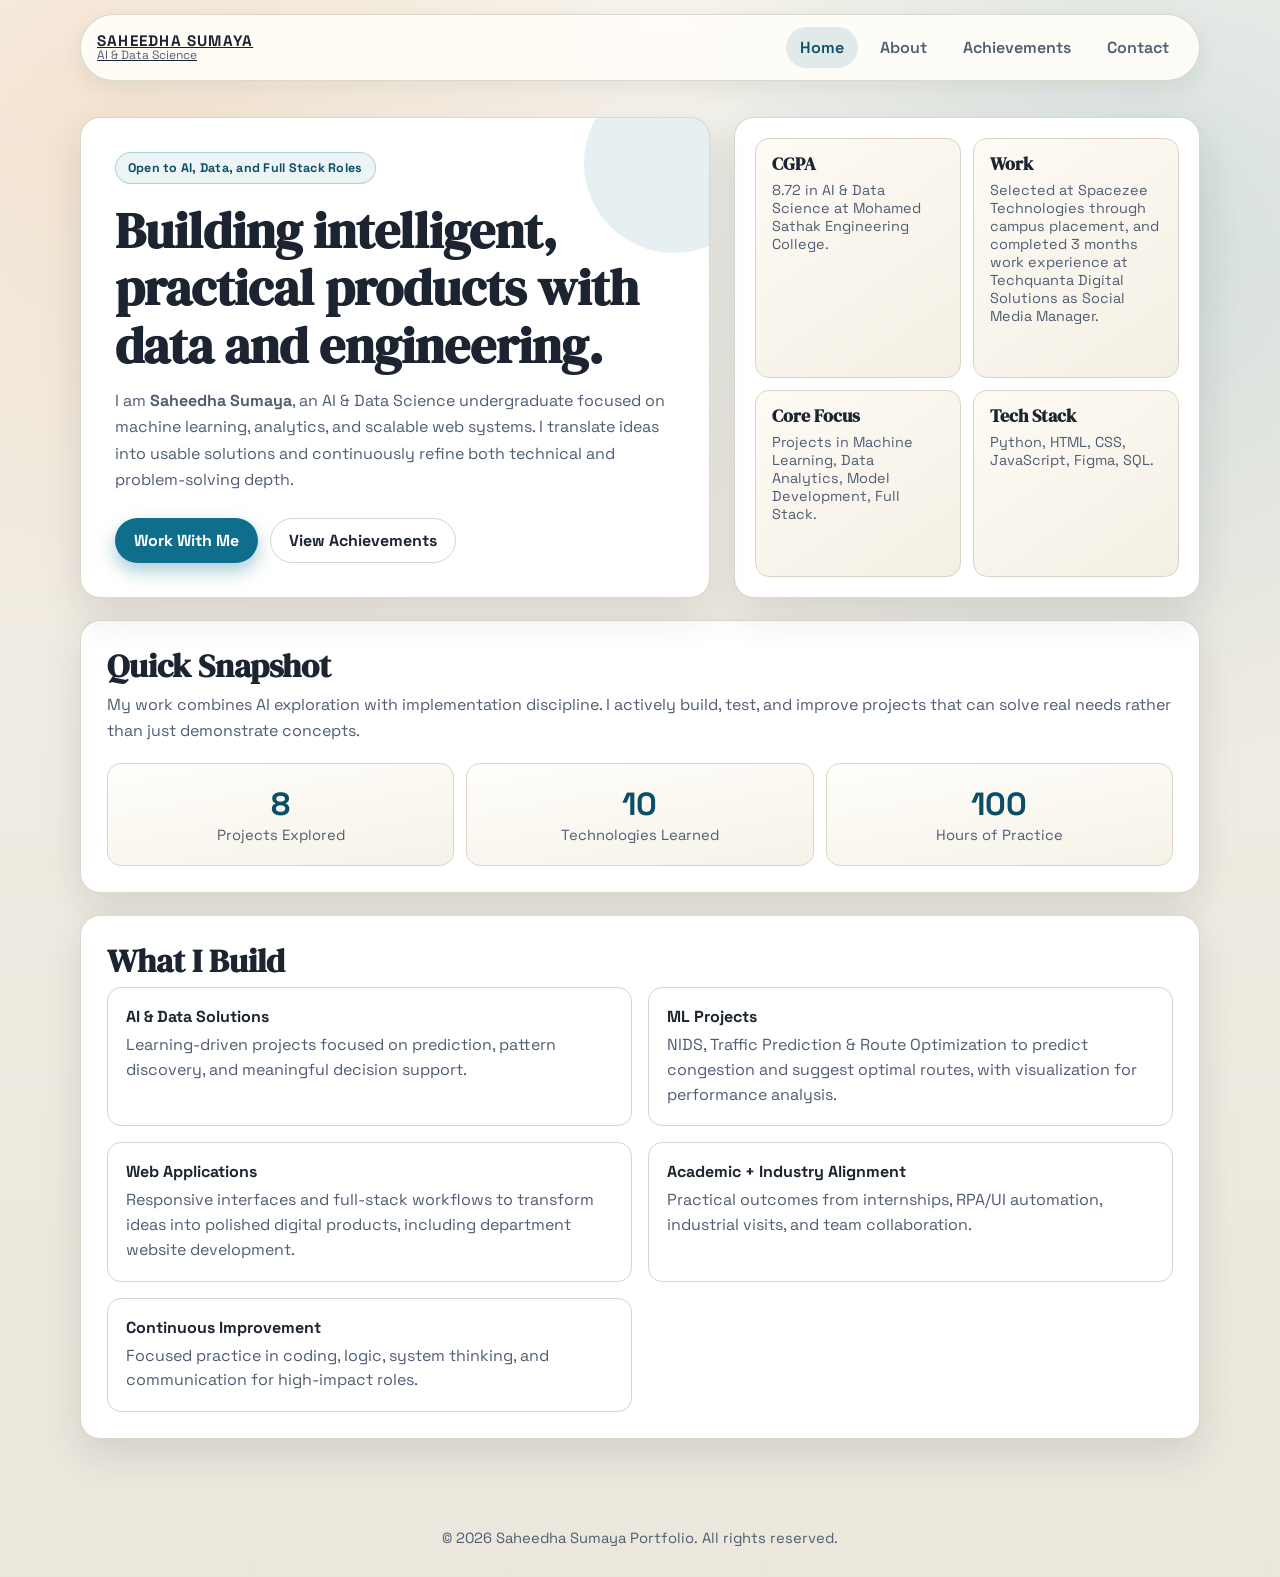
<file: index.html>
﻿<!DOCTYPE html>
<html lang="en">
<head>
  <meta charset="UTF-8">
  <meta name="viewport" content="width=device-width, initial-scale=1.0">
  <title>Saheedha Sumaya | AI & Data Science Portfolio</title>
  <link rel="preconnect" href="https://fonts.googleapis.com">
  <link rel="preconnect" href="https://fonts.gstatic.com" crossorigin>
  <link href="https://fonts.googleapis.com/css2?family=DM+Serif+Display:ital@0;1&family=Space+Grotesk:wght@400;500;600;700&display=swap" rel="stylesheet">
  <link rel="stylesheet" href="styles.css">
</head>
<body>
  <div class="site-shell">
    <header class="header">
      <nav class="nav">
        <a class="brand" href="index.html">
          <strong>Saheedha Sumaya</strong>
          <span>AI & Data Science</span>
        </a>
        <button class="menu-toggle" data-menu-toggle aria-expanded="false" aria-label="Toggle menu">Menu</button>
        <div class="nav-links" data-nav-links>
          <a href="index.html" class="active">Home</a>
          <a href="about.html">About</a>
          <a href="achievements.html">Achievements</a>
          <a href="contact.html">Contact</a>
        </div>
      </nav>
    </header>

    <main class="main">
      <section class="hero">
        <article class="card hero-panel reveal">
          <span class="tag">Open to AI, Data, and Full Stack Roles</span>
          <h1>Building intelligent, practical products with data and engineering.</h1>
          <p>
            I am <strong>Saheedha Sumaya</strong>, an AI & Data Science undergraduate focused on machine learning,
            analytics, and scalable web systems. I translate ideas into usable solutions and continuously refine both
            technical and problem-solving depth.
          </p>
          <div class="action-row">
            <a class="btn btn-primary" href="contact.html">Work With Me</a>
            <a class="btn btn-secondary" href="achievements.html">View Achievements</a>
          </div>
        </article>

        <aside class="card highlight-grid reveal">
          <div class="highlight">
            <h3>CGPA</h3>
            <p>8.72 in AI & Data Science at Mohamed Sathak Engineering College.</p>
          </div>
          <div class="highlight">
            <h3>Work</h3>
            <p>Selected at Spacezee Technologies through campus placement, and completed 3 months work experience at Techquanta Digital Solutions as Social Media Manager.</p>
          </div>
          <div class="highlight">
            <h3>Core Focus</h3>
            <p>Projects in Machine Learning, Data Analytics, Model Development, Full Stack.</p>
          </div>
          <div class="highlight">
            <h3>Tech Stack</h3>
            <p>Python, HTML, CSS, JavaScript, Figma, SQL.</p>
          </div>
        </aside>
      </section>

      <section class="card section reveal">
        <h2>Quick Snapshot</h2>
        <p class="lead">
          My work combines AI exploration with implementation discipline. I actively build, test, and improve projects
          that can solve real needs rather than just demonstrate concepts.
        </p>
        <div class="kpi-row">
          <div class="kpi"><strong data-counter="8">0</strong><span>Projects Explored</span></div>
          <div class="kpi"><strong data-counter="10">0</strong><span>Technologies Learned</span></div>
          <div class="kpi"><strong data-counter="100">0</strong><span>Hours of Practice</span></div>
        </div>
      </section>

      <section class="card section reveal">
        <h2>What I Build</h2>
        <div class="split">
          <article class="item">
            <strong>AI & Data Solutions</strong>
            <p>Learning-driven projects focused on prediction, pattern discovery, and meaningful decision support.</p>
          </article>
          <article class="item">
            <strong>ML Projects</strong>
            <p>NIDS, Traffic Prediction & Route Optimization to predict congestion and suggest optimal routes, with visualization for performance analysis.</p>
          </article>
          <article class="item">
            <strong>Web Applications</strong>
            <p>Responsive interfaces and full-stack workflows to transform ideas into polished digital products, including department website development.</p>
          </article>
          <article class="item">
            <strong>Academic + Industry Alignment</strong>
            <p>Practical outcomes from internships, RPA/UI automation, industrial visits, and team collaboration.</p>
          </article>
          <article class="item">
            <strong>Continuous Improvement</strong>
            <p>Focused practice in coding, logic, system thinking, and communication for high-impact roles.</p>
          </article>
        </div>
      </section>
    </main>

    <footer class="footer">
      <p>&copy; 2026 Saheedha Sumaya Portfolio. All rights reserved.</p>
    </footer>
  </div>

  <script src="script.js"></script>
</body>
</html>
</file>
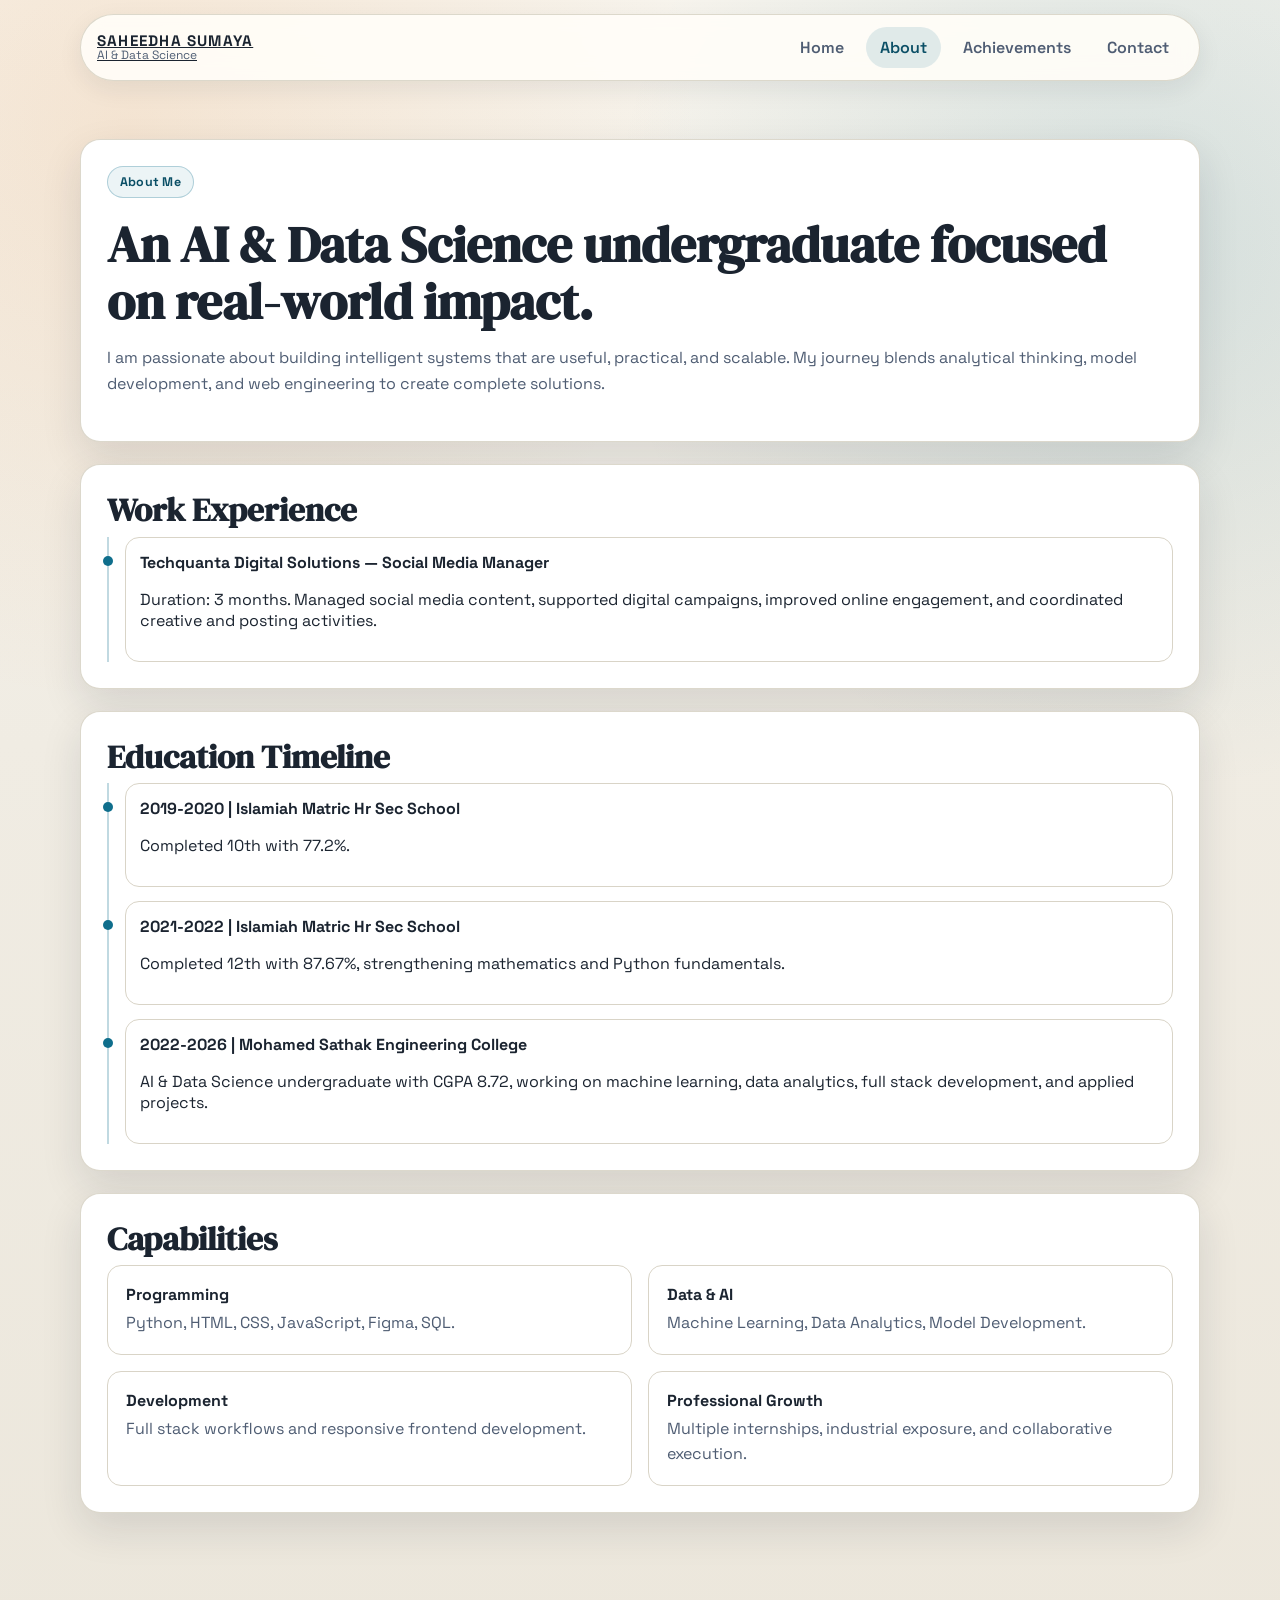
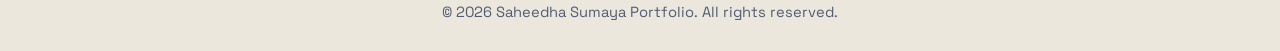
<file: about.html>
﻿<!DOCTYPE html>
<html lang="en">
<head>
  <meta charset="UTF-8">
  <meta name="viewport" content="width=device-width, initial-scale=1.0">
  <title>About | Saheedha Sumaya</title>
  <link rel="preconnect" href="https://fonts.googleapis.com">
  <link rel="preconnect" href="https://fonts.gstatic.com" crossorigin>
  <link href="https://fonts.googleapis.com/css2?family=DM+Serif+Display:ital@0;1&family=Space+Grotesk:wght@400;500;600;700&display=swap" rel="stylesheet">
  <link rel="stylesheet" href="styles.css">
</head>
<body>
  <div class="site-shell">
    <header class="header">
      <nav class="nav">
        <a class="brand" href="index.html">
          <strong>Saheedha Sumaya</strong>
          <span>AI & Data Science</span>
        </a>
        <button class="menu-toggle" data-menu-toggle aria-expanded="false" aria-label="Toggle menu">Menu</button>
        <div class="nav-links" data-nav-links>
          <a href="index.html">Home</a>
          <a href="about.html" class="active">About</a>
          <a href="achievements.html">Achievements</a>
          <a href="contact.html">Contact</a>
        </div>
      </nav>
    </header>

    <main class="main">
      <section class="card section reveal">
        <span class="tag">About Me</span>
        <h1>An AI & Data Science undergraduate focused on real-world impact.</h1>
        <p class="lead">
          I am passionate about building intelligent systems that are useful, practical, and scalable. My journey blends
          analytical thinking, model development, and web engineering to create complete solutions.
        </p>
      </section>

      <section class="card section reveal">
        <h2>Work Experience</h2>
        <div class="timeline">
          <article class="milestone">
            <strong>Techquanta Digital Solutions — Social Media Manager</strong>
            <p>Duration: 3 months. Managed social media content, supported digital campaigns, improved online engagement, and coordinated creative and posting activities.</p>
          </article>
        </div>
      </section>

      <section class="card section reveal">
        <h2>Education Timeline</h2>
        <div class="timeline">
          <article class="milestone">
            <strong>2019-2020 | Islamiah Matric Hr Sec School</strong>
            <p>Completed 10th with 77.2%.</p>
          </article>
          <article class="milestone">
            <strong>2021-2022 | Islamiah Matric Hr Sec School</strong>
            <p>Completed 12th with 87.67%, strengthening mathematics and Python fundamentals.</p>
          </article>
          <article class="milestone">
            <strong>2022-2026 | Mohamed Sathak Engineering College</strong>
            <p>
              AI & Data Science undergraduate with CGPA 8.72, working on machine learning,
              data analytics, full stack development, and applied projects.
            </p>
          </article>
        </div>
      </section>

      <section class="card section reveal">
        <h2>Capabilities</h2>
        <div class="split">
          <article class="item">
            <strong>Programming</strong>
            <p>Python, HTML, CSS, JavaScript, Figma, SQL.</p>
          </article>
          <article class="item">
            <strong>Data & AI</strong>
            <p>Machine Learning, Data Analytics, Model Development.</p>
          </article>
          <article class="item">
            <strong>Development</strong>
            <p>Full stack workflows and responsive frontend development.</p>
          </article>
          <article class="item">
            <strong>Professional Growth</strong>
            <p>Multiple internships, industrial exposure, and collaborative execution.</p>
          </article>
        </div>
      </section>
    </main>

    <footer class="footer">
      <p>&copy; 2026 Saheedha Sumaya Portfolio. All rights reserved.</p>
    </footer>
  </div>

  <script src="script.js"></script>
</body>
</html>
</file>
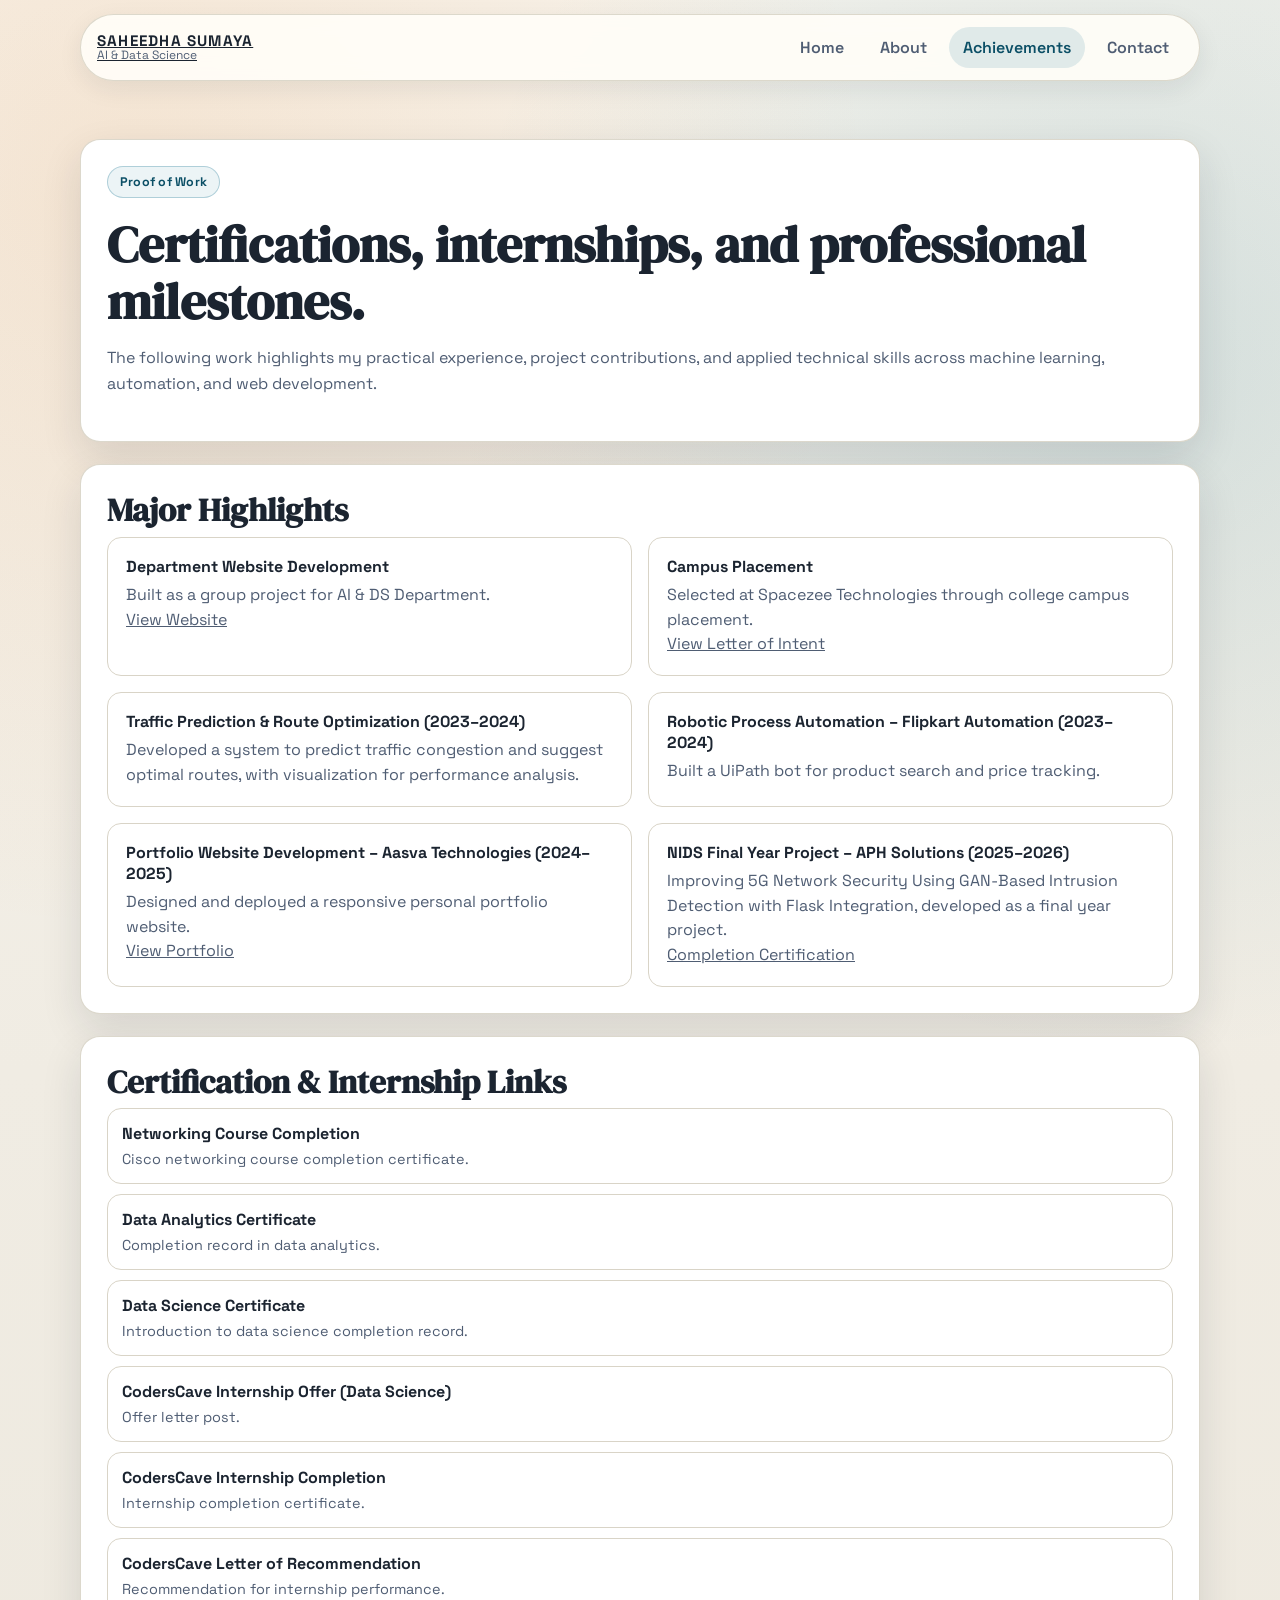
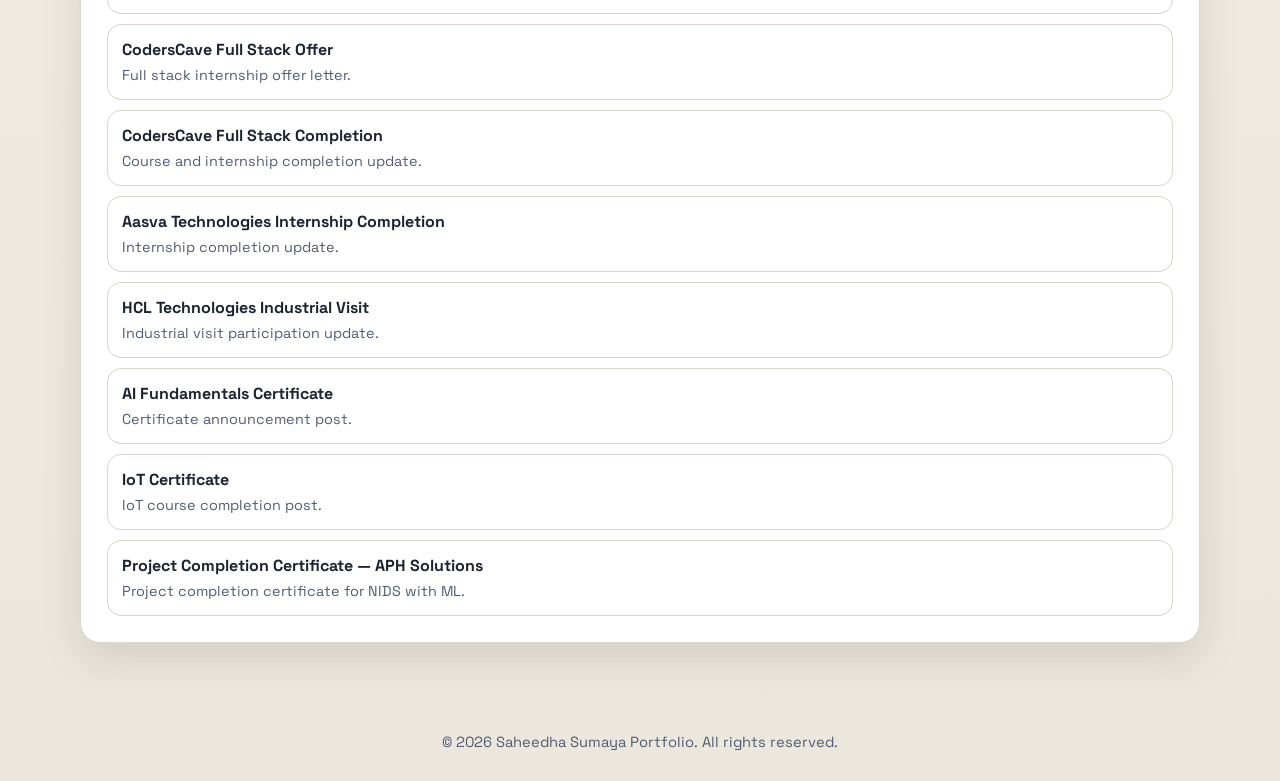
<file: achievements.html>
﻿<!DOCTYPE html>
<html lang="en">
<head>
  <meta charset="UTF-8">
  <meta name="viewport" content="width=device-width, initial-scale=1.0">
  <title>Achievements | Saheedha Sumaya</title>
  <link rel="preconnect" href="https://fonts.googleapis.com">
  <link rel="preconnect" href="https://fonts.gstatic.com" crossorigin>
  <link href="https://fonts.googleapis.com/css2?family=DM+Serif+Display:ital@0;1&family=Space+Grotesk:wght@400;500;600;700&display=swap" rel="stylesheet">
  <link rel="stylesheet" href="styles.css">
</head>
<body>
  <div class="site-shell">
    <header class="header">
      <nav class="nav">
        <a class="brand" href="index.html">
          <strong>Saheedha Sumaya</strong>
          <span>AI & Data Science</span>
        </a>
        <button class="menu-toggle" data-menu-toggle aria-expanded="false" aria-label="Toggle menu">Menu</button>
        <div class="nav-links" data-nav-links>
          <a href="index.html">Home</a>
          <a href="about.html">About</a>
          <a href="achievements.html" class="active">Achievements</a>
          <a href="contact.html">Contact</a>
        </div>
      </nav>
    </header>

    <main class="main">
      <section class="card section reveal">
        <span class="tag">Proof of Work</span>
        <h1>Certifications, internships, and professional milestones.</h1>
        <p class="lead">
          The following work highlights my practical experience, project contributions, and applied technical skills across machine learning, automation, and web development.
        </p>
      </section>

      <section class="card section reveal">
        <h2>Major Highlights</h2>
        <div class="split">
          <article class="item">
            <strong>Department Website Development</strong>
            <p>Built as a group project for AI & DS Department.</p>
            <p><a href="https://msec-aids.web.app/" target="_blank" rel="noopener">View Website</a></p>
          </article>
          <article class="item">
            <strong>Campus Placement</strong>
            <p>Selected at Spacezee Technologies through college campus placement.</p>
            <p><a href="https://www.linkedin.com/posts/saheedha-sumaya-38435a261_campusplacement-careermilestone-professionalgrowth-activity-7433941924518207488-Yqmw?utm_source=share&utm_medium=member_desktop&rcm=ACoAAEBNTpQB7Fg0WX3I1sxejOHROiaKyCXXD1Q" target="_blank" rel="noopener">View Letter of Intent</a></p>
          </article>
          <article class="item">
            <strong>Traffic Prediction & Route Optimization (2023–2024)</strong>
            <p>Developed a system to predict traffic congestion and suggest optimal routes, with visualization for performance analysis.</p>
          </article>
          <article class="item">
            <strong>Robotic Process Automation – Flipkart Automation (2023–2024)</strong>
            <p>Built a UiPath bot for product search and price tracking.</p>
          </article>
          <article class="item">
            <strong>Portfolio Website Development – Aasva Technologies (2024–2025)</strong>
            <p>Designed and deployed a responsive personal portfolio website.</p>
            <p><a href="https://project-aasva-port.netlify.app/" target="_blank" rel="noopener">View Portfolio</a></p>
          </article>
          <article class="item">
            <strong>NIDS Final Year Project – APH Solutions (2025–2026)</strong>
            <p>Improving 5G Network Security Using GAN-Based Intrusion Detection with Flask Integration, developed as a final year project.</p>
            <p><a href="https://www.linkedin.com/posts/saheedha-sumaya-38435a261_nids-with-ml-activity-7474121191851622400-4rM6?utm_source=share&utm_medium=member_desktop&rcm=ACoAAEBNTpQB7Fg0WX3I1sxejOHROiaKyCXXD1Q" target="_blank" rel="noopener">Completion Certification</a></p>
          </article>
        </div>
      </section>

      <section class="card section reveal">
        <h2>Certification & Internship Links</h2>
        <div class="link-list">
          <a class="link-card" href="https://www.linkedin.com/posts/saheedha-sumaya-38435a261_just-completed-my-course-on-cisco-networking-activity-7180571883573047300-0Oyt?utm_source=share&utm_medium=member_desktop&rcm=ACoAAEBNTpQB7Fg0WX3I1sxejOHROiaKyCXXD1Q" target="_blank" rel="noopener">
            <strong>Networking Course Completion</strong>
            <span>Cisco networking course completion certificate.</span>
          </a>

          <a class="link-card" href="https://www.linkedin.com/posts/saheedha-sumaya-38435a261_just-completed-my-course-on-data-analytics-activity-7180574086522126337-eACI?utm_source=share&utm_medium=member_desktop&rcm=ACoAAEBNTpQB7Fg0WX3I1sxejOHROiaKyCXXD1Q" target="_blank" rel="noopener">
            <strong>Data Analytics Certificate</strong>
            <span>Completion record in data analytics.</span>
          </a>

          <a class="link-card" href="https://www.linkedin.com/posts/saheedha-sumaya-38435a261_just-completed-my-course-on-introduction-activity-7180574798786269184-xdO2?utm_source=share&utm_medium=member_desktop&rcm=ACoAAEBNTpQB7Fg0WX3I1sxejOHROiaKyCXXD1Q" target="_blank" rel="noopener">
            <strong>Data Science Certificate</strong>
            <span>Introduction to data science completion record.</span>
          </a>

          <a class="link-card" href="https://www.linkedin.com/posts/saheedha-sumaya-38435a261_got-the-offer-letter-for-an-internship-from-activity-7190254843427467265-q6v5?utm_source=share&utm_medium=member_desktop&rcm=ACoAAEBNTpQB7Fg0WX3I1sxejOHROiaKyCXXD1Q" target="_blank" rel="noopener">
            <strong>CodersCave Internship Offer (Data Science)</strong>
            <span>Offer letter post.</span>
          </a>

          <a class="link-card" href="https://www.linkedin.com/posts/saheedha-sumaya-38435a261_internship-coderscave-techskills-activity-7199416519569625088-gUJ_?utm_source=share&utm_medium=member_desktop&rcm=ACoAAEBNTpQB7Fg0WX3I1sxejOHROiaKyCXXD1Q" target="_blank" rel="noopener">
            <strong>CodersCave Internship Completion</strong>
            <span>Internship completion certificate.</span>
          </a>

          <a class="link-card" href="https://www.linkedin.com/posts/saheedha-sumaya-38435a261_internship-coderscave-techskills-activity-7201738200963244032-yXIh?utm_source=share&utm_medium=member_desktop&rcm=ACoAAEBNTpQB7Fg0WX3I1sxejOHROiaKyCXXD1Q" target="_blank" rel="noopener">
            <strong>CodersCave Letter of Recommendation</strong>
            <span>Recommendation for internship performance.</span>
          </a>

          <a class="link-card" href="https://www.linkedin.com/posts/saheedha-sumaya-38435a261_internship-fullstackdeveloper-coderscave-activity-7243545000322473984-EjD4?utm_source=share&utm_medium=member_desktop&rcm=ACoAAEBNTpQB7Fg0WX3I1sxejOHROiaKyCXXD1Q" target="_blank" rel="noopener">
            <strong>CodersCave Full Stack Offer</strong>
            <span>Full stack internship offer letter.</span>
          </a>

          <a class="link-card" href="https://www.linkedin.com/posts/saheedha-sumaya-38435a261_course-completion-certificate-activity-7253394562407153664-ycFT?utm_source=share&utm_medium=member_desktop&rcm=ACoAAEBNTpQB7Fg0WX3I1sxejOHROiaKyCXXD1Q" target="_blank" rel="noopener">
            <strong>CodersCave Full Stack Completion</strong>
            <span>Course and internship completion update.</span>
          </a>

          <a class="link-card" href="https://www.linkedin.com/posts/saheedha-sumaya-38435a261_during-my-internship-at-aasva-technologies-activity-7237817621344100352-MqXk?utm_source=share&utm_medium=member_desktop&rcm=ACoAAEBNTpQB7Fg0WX3I1sxejOHROiaKyCXXD1Q" target="_blank" rel="noopener">
            <strong>Aasva Technologies Internship Completion</strong>
            <span>Internship completion update.</span>
          </a>

          <a class="link-card" href="https://www.linkedin.com/posts/saheedha-sumaya-38435a261_industrialvisit-hcltechnologies-madurai-activity-7253395950658859009-_ifx?utm_source=share&utm_medium=member_desktop&rcm=ACoAAEBNTpQB7Fg0WX3I1sxejOHROiaKyCXXD1Q" target="_blank" rel="noopener">
            <strong>HCL Technologies Industrial Visit</strong>
            <span>Industrial visit participation update.</span>
          </a>

          <a class="link-card" href="https://www.linkedin.com/posts/saheedha-sumaya-38435a261_course-completion-activity-7253698400863301632-4JLQ?utm_source=share&utm_medium=member_desktop&rcm=ACoAAEBNTpQB7Fg0WX3I1sxejOHROiaKyCXXD1Q" target="_blank" rel="noopener">
            <strong>AI Fundamentals Certificate</strong>
            <span>Certificate announcement post.</span>
          </a>

          <a class="link-card" href="https://www.linkedin.com/posts/saheedha-sumaya-38435a261_course-completion-activity-7253698866699513856-7CM9?utm_source=share&utm_medium=member_desktop&rcm=ACoAAEBNTpQB7Fg0WX3I1sxejOHROiaKyCXXD1Q" target="_blank" rel="noopener">
            <strong>IoT Certificate</strong>
            <span>IoT course completion post.</span>
          </a>

          <a class="link-card" href="https://www.linkedin.com/posts/saheedha-sumaya-38435a261_nids-with-ml-ugcPost-7474121190530310144-E4eQ/?utm_source=share&utm_medium=member_desktop&rcm=ACoAAEBNTpQB7Fg0WX3I1sxejOHROiaKyCXXD1Q" target="_blank" rel="noopener">
            <strong>Project Completion Certificate — APH Solutions</strong>
            <span>Project completion certificate for NIDS with ML.</span>
          </a>
        </div>
      </section>
    </main>

    <footer class="footer">
      <p>&copy; 2026 Saheedha Sumaya Portfolio. All rights reserved.</p>
    </footer>
  </div>

  <script src="script.js"></script>
</body>
</html>
</file>
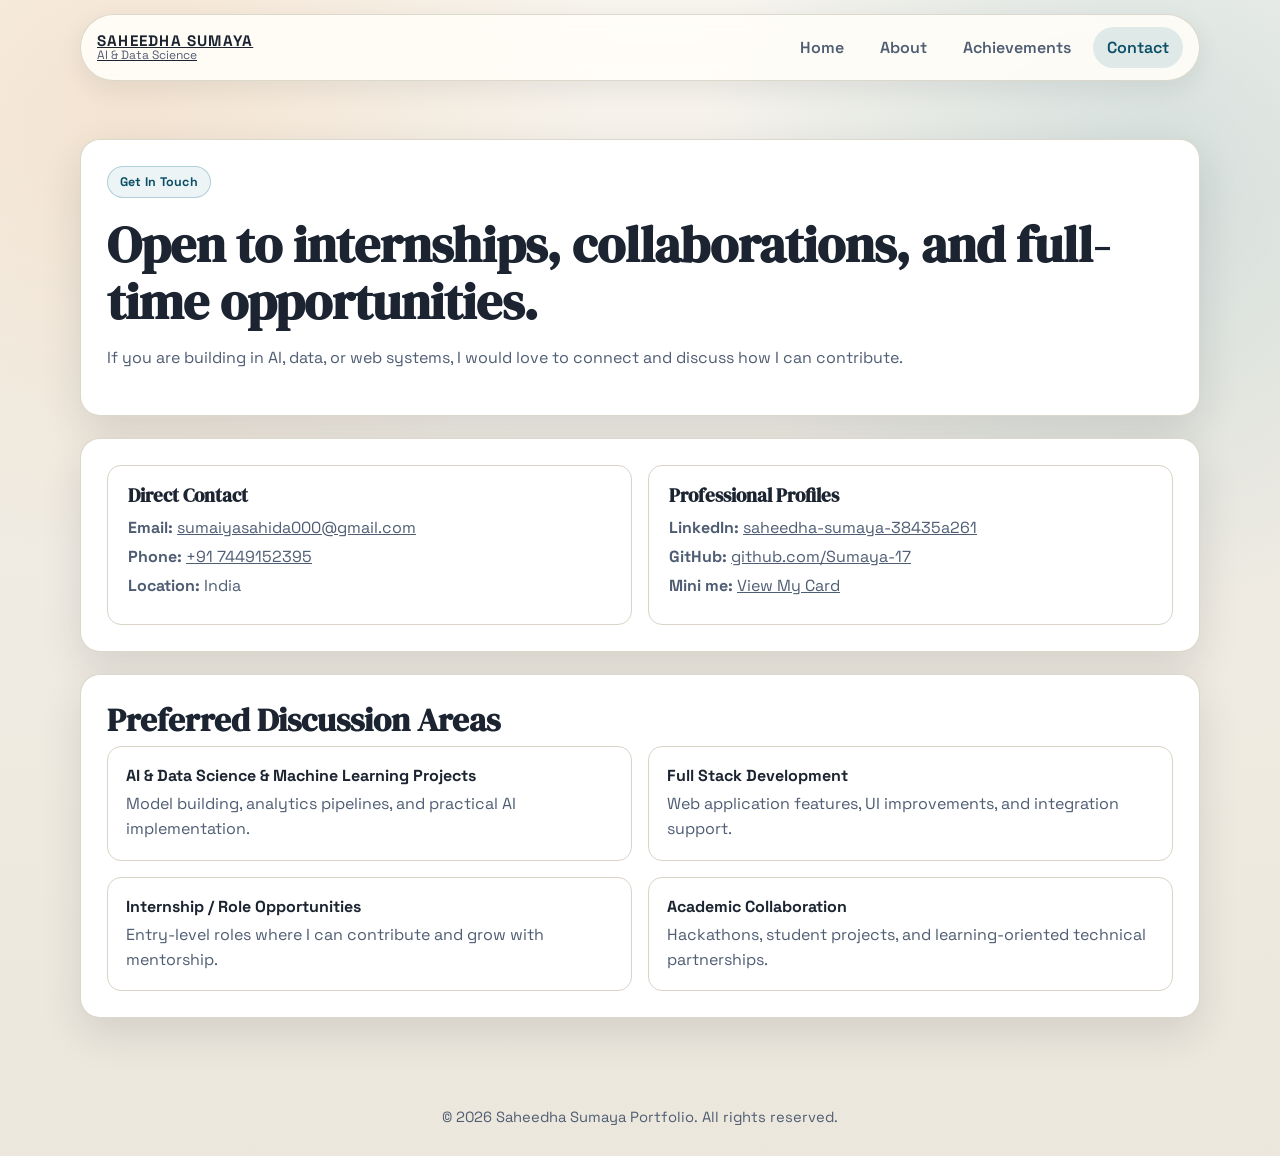
<file: contact.html>
﻿<!DOCTYPE html>
<html lang="en">
<head>
  <meta charset="UTF-8">
  <meta name="viewport" content="width=device-width, initial-scale=1.0">
  <title>Contact | Saheedha Sumaya</title>
  <link rel="preconnect" href="https://fonts.googleapis.com">
  <link rel="preconnect" href="https://fonts.gstatic.com" crossorigin>
  <link href="https://fonts.googleapis.com/css2?family=DM+Serif+Display:ital@0;1&family=Space+Grotesk:wght@400;500;600;700&display=swap" rel="stylesheet">
  <link rel="stylesheet" href="styles.css">
</head>
<body>
  <div class="site-shell">
    <header class="header">
      <nav class="nav">
        <a class="brand" href="index.html">
          <strong>Saheedha Sumaya</strong>
          <span>AI & Data Science</span>
        </a>
        <button class="menu-toggle" data-menu-toggle aria-expanded="false" aria-label="Toggle menu">Menu</button>
        <div class="nav-links" data-nav-links>
          <a href="index.html">Home</a>
          <a href="about.html">About</a>
          <a href="achievements.html">Achievements</a>
          <a href="contact.html" class="active">Contact</a>
        </div>
      </nav>
    </header>

    <main class="main">
      <section class="card section reveal">
        <span class="tag">Get In Touch</span>
        <h1>Open to internships, collaborations, and full-time opportunities.</h1>
        <p class="lead">
          If you are building in AI, data, or web systems, I would love to connect and discuss how I can contribute.
        </p>
      </section>

      <section class="card section reveal">
        <div class="contact-grid">
          <article class="contact-box">
            <h3>Direct Contact</h3>
            <p><strong>Email:</strong> <a href="mailto:sumaiyasahida000@gmail.com">sumaiyasahida000@gmail.com</a></p>
            <p><strong>Phone:</strong> <a href="tel:+917449152395">+91 7449152395</a></p>
            <p><strong>Location:</strong> India</p>
          </article>

          <article class="contact-box">
            <h3>Professional Profiles</h3>
            <p><strong>LinkedIn:</strong> <a href="https://www.linkedin.com/in/saheedha-sumaya-38435a261" target="_blank" rel="noopener">saheedha-sumaya-38435a261</a></p>
            <p><strong>GitHub:</strong> <a href="https://github.com/Sumaya-17" target="_blank" rel="noopener">github.com/Sumaya-17</a></p>
            <p><strong>Mini me:</strong> <a href="https://card-sumii.netlify.app/" target="_blank" rel="noopener">View My Card</a></p>
          </article>
        </div>
      </section>

      <section class="card section reveal">
        <h2>Preferred Discussion Areas</h2>
        <div class="split">
          <article class="item">
            <strong>AI & Data Science & Machine Learning Projects</strong>
            <p>Model building, analytics pipelines, and practical AI implementation.</p>
          </article>
          <article class="item">
            <strong>Full Stack Development</strong>
            <p>Web application features, UI improvements, and integration support.</p>
          </article>
          <article class="item">
            <strong>Internship / Role Opportunities</strong>
            <p>Entry-level roles where I can contribute and grow with mentorship.</p>
          </article>
          <article class="item">
            <strong>Academic Collaboration</strong>
            <p>Hackathons, student projects, and learning-oriented technical partnerships.</p>
          </article>
        </div>
      </section>
    </main>

    <footer class="footer">
      <p>&copy; 2026 Saheedha Sumaya Portfolio. All rights reserved.</p>
    </footer>
  </div>

  <script src="script.js"></script>
</body>
</html>
</file>
<file: styles.css>
﻿:root {
  --bg: #f4f1ea;
  --bg-soft: #fffdf8;
  --text: #1b2430;
  --muted: #4f5d73;
  --primary: #0f6e8c;
  --primary-strong: #0b4f66;
  --accent: #e67e22;
  --line: #d9d4c7;
  --card: #ffffff;
  --shadow: 0 16px 40px rgba(27, 36, 48, 0.12);
  --radius-lg: 20px;
  --radius-md: 14px;
}

* {
  box-sizing: border-box;
}

html {
  scroll-behavior: smooth;
}

body {
  margin: 0;
  font-family: "Space Grotesk", "Segoe UI", sans-serif;
  color: var(--text);
  background:
    radial-gradient(circle at 10% 8%, rgba(230, 126, 34, 0.13), transparent 30%),
    radial-gradient(circle at 90% 15%, rgba(15, 110, 140, 0.14), transparent 30%),
    linear-gradient(180deg, #f7f4ed 0%, #f0ece3 45%, #ece7dc 100%);
  min-height: 100vh;
}

a {
  color: inherit;
}

.site-shell {
  width: min(1120px, 92%);
  margin: 0 auto;
}

.header {
  position: sticky;
  top: 12px;
  z-index: 20;
  margin-top: 14px;
}

.nav {
  display: flex;
  align-items: center;
  justify-content: space-between;
  padding: 12px 16px;
  border: 1px solid rgba(217, 212, 199, 0.9);
  background: rgba(255, 253, 248, 0.92);
  border-radius: 999px;
  box-shadow: 0 8px 24px rgba(27, 36, 48, 0.08);
  backdrop-filter: blur(10px);
}

.brand {
  display: flex;
  flex-direction: column;
  line-height: 1.1;
}

.brand strong {
  font-size: 0.95rem;
  letter-spacing: 0.08em;
  text-transform: uppercase;
}

.brand span {
  font-size: 0.75rem;
  color: var(--muted);
}

.nav-links {
  display: flex;
  align-items: center;
  gap: 8px;
}

.nav-links a {
  text-decoration: none;
  padding: 10px 14px;
  border-radius: 999px;
  color: var(--muted);
  font-weight: 600;
  transition: all 0.25s ease;
}

.nav-links a:hover,
.nav-links a.active {
  color: var(--primary-strong);
  background: rgba(15, 110, 140, 0.12);
}

.menu-toggle {
  display: none;
  border: 1px solid var(--line);
  background: var(--bg-soft);
  border-radius: 10px;
  padding: 8px 10px;
  font-size: 1.1rem;
}

.main {
  padding: 36px 0 60px;
}

.hero {
  display: grid;
  grid-template-columns: 1.15fr 0.85fr;
  gap: 24px;
  align-items: stretch;
}

.card {
  background: var(--card);
  border: 1px solid rgba(217, 212, 199, 0.9);
  border-radius: var(--radius-lg);
  box-shadow: var(--shadow);
}

.hero-panel {
  padding: 34px;
  position: relative;
  overflow: hidden;
}

.hero-panel::after {
  content: "";
  position: absolute;
  width: 180px;
  height: 180px;
  border-radius: 50%;
  background: rgba(15, 110, 140, 0.1);
  right: -55px;
  top: -45px;
}

.tag {
  display: inline-flex;
  align-items: center;
  gap: 8px;
  border: 1px solid rgba(15, 110, 140, 0.28);
  color: var(--primary-strong);
  background: rgba(15, 110, 140, 0.08);
  padding: 7px 12px;
  border-radius: 999px;
  font-size: 0.78rem;
  font-weight: 700;
  letter-spacing: 0.02em;
}

h1,
h2,
h3 {
  font-family: "DM Serif Display", Georgia, serif;
  margin-top: 0;
  line-height: 1.12;
}

h1 {
  font-size: clamp(2.1rem, 4vw, 3.5rem);
  margin: 18px 0 14px;
}

.hero-panel p {
  margin: 0;
  color: var(--muted);
  max-width: 58ch;
  line-height: 1.65;
}

.action-row {
  margin-top: 24px;
  display: flex;
  flex-wrap: wrap;
  gap: 12px;
}

.btn {
  display: inline-flex;
  align-items: center;
  justify-content: center;
  padding: 11px 18px;
  border-radius: 999px;
  text-decoration: none;
  font-weight: 700;
  border: 1px solid transparent;
  transition: transform 0.2s ease, box-shadow 0.2s ease, background 0.2s ease;
}

.btn:hover {
  transform: translateY(-2px);
}

.btn-primary {
  background: var(--primary);
  color: #fff;
  box-shadow: 0 8px 18px rgba(15, 110, 140, 0.35);
}

.btn-secondary {
  border-color: var(--line);
  color: var(--text);
  background: #fff;
}

.highlight-grid {
  display: grid;
  grid-template-columns: repeat(2, minmax(0, 1fr));
  gap: 12px;
  padding: 20px;
}

.highlight {
  border: 1px solid var(--line);
  border-radius: var(--radius-md);
  padding: 16px;
  background: linear-gradient(145deg, #fefbf5, #f4efe4);
}

.highlight h3 {
  margin: 0 0 6px;
  font-size: 1.1rem;
}

.highlight p {
  margin: 0;
  font-size: 0.9rem;
  color: var(--muted);
}

.section {
  margin-top: 22px;
  padding: 26px;
}

.section h2 {
  font-size: clamp(1.6rem, 2.6vw, 2.2rem);
  margin-bottom: 8px;
}

.lead {
  color: var(--muted);
  margin: 0 0 18px;
  line-height: 1.65;
}

.split {
  display: grid;
  gap: 16px;
  grid-template-columns: repeat(2, minmax(0, 1fr));
}

.item {
  padding: 18px;
  border-radius: var(--radius-md);
  border: 1px solid var(--line);
  background: #fff;
}

.item strong {
  display: block;
  margin-bottom: 6px;
  font-size: 1rem;
}

.item p {
  margin: 0;
  color: var(--muted);
  line-height: 1.55;
}

.timeline {
  border-left: 2px solid rgba(15, 110, 140, 0.26);
  padding-left: 16px;
  display: grid;
  gap: 14px;
}

.milestone {
  position: relative;
  background: #fff;
  border: 1px solid var(--line);
  border-radius: var(--radius-md);
  padding: 14px;
}

.milestone::before {
  content: "";
  position: absolute;
  left: -23px;
  top: 18px;
  width: 10px;
  height: 10px;
  border-radius: 50%;
  background: var(--primary);
}

.kpi-row {
  display: grid;
  grid-template-columns: repeat(3, minmax(0, 1fr));
  gap: 12px;
}

.kpi {
  text-align: center;
  padding: 20px 12px;
  border: 1px solid var(--line);
  border-radius: var(--radius-md);
  background: linear-gradient(170deg, #fffefa, #f6f2e8);
}

.kpi strong {
  display: block;
  font-size: 2rem;
  color: var(--primary-strong);
}

.kpi span {
  color: var(--muted);
  font-size: 0.92rem;
}

.link-list {
  display: grid;
  gap: 10px;
}

.link-card {
  text-decoration: none;
  display: block;
  padding: 14px;
  border: 1px solid var(--line);
  border-radius: var(--radius-md);
  background: #fff;
  transition: transform 0.2s ease, box-shadow 0.2s ease;
}

.link-card:hover {
  transform: translateY(-3px);
  box-shadow: 0 12px 22px rgba(27, 36, 48, 0.12);
}

.link-card strong {
  display: block;
  margin-bottom: 4px;
}

.link-card span {
  color: var(--muted);
  font-size: 0.9rem;
}

.contact-grid {
  display: grid;
  grid-template-columns: 1fr 1fr;
  gap: 16px;
}

.contact-box {
  padding: 20px;
  border: 1px solid var(--line);
  border-radius: var(--radius-md);
  background: #fff;
}

.contact-box h3 {
  margin-bottom: 10px;
}

.contact-box p {
  margin: 8px 0;
  color: var(--muted);
}

.footer {
  margin: 30px auto;
  text-align: center;
  color: var(--muted);
  font-size: 0.92rem;
}

.reveal {
  opacity: 0;
  transform: translateY(24px);
  transition: opacity 0.55s ease, transform 0.55s ease;
}

.reveal.visible {
  opacity: 1;
  transform: none;
}

@media (max-width: 920px) {
  .hero,
  .split,
  .kpi-row,
  .contact-grid,
  .highlight-grid {
    grid-template-columns: 1fr;
  }

  .nav {
    border-radius: 18px;
    align-items: flex-start;
  }

  .menu-toggle {
    display: inline-flex;
  }

  .nav-links {
    position: absolute;
    top: 74px;
    left: 0;
    right: 0;
    margin: 0 auto;
    width: min(1120px, 92%);
    padding: 10px;
    border: 1px solid var(--line);
    border-radius: 16px;
    background: rgba(255, 253, 248, 0.98);
    flex-direction: column;
    display: none;
  }

  .nav-links.open {
    display: flex;
  }

  .nav-links a {
    width: 100%;
    text-align: center;
  }

  .main {
    padding-top: 22px;
  }

  .hero-panel,
  .section {
    padding: 20px;
  }
}
</file>
